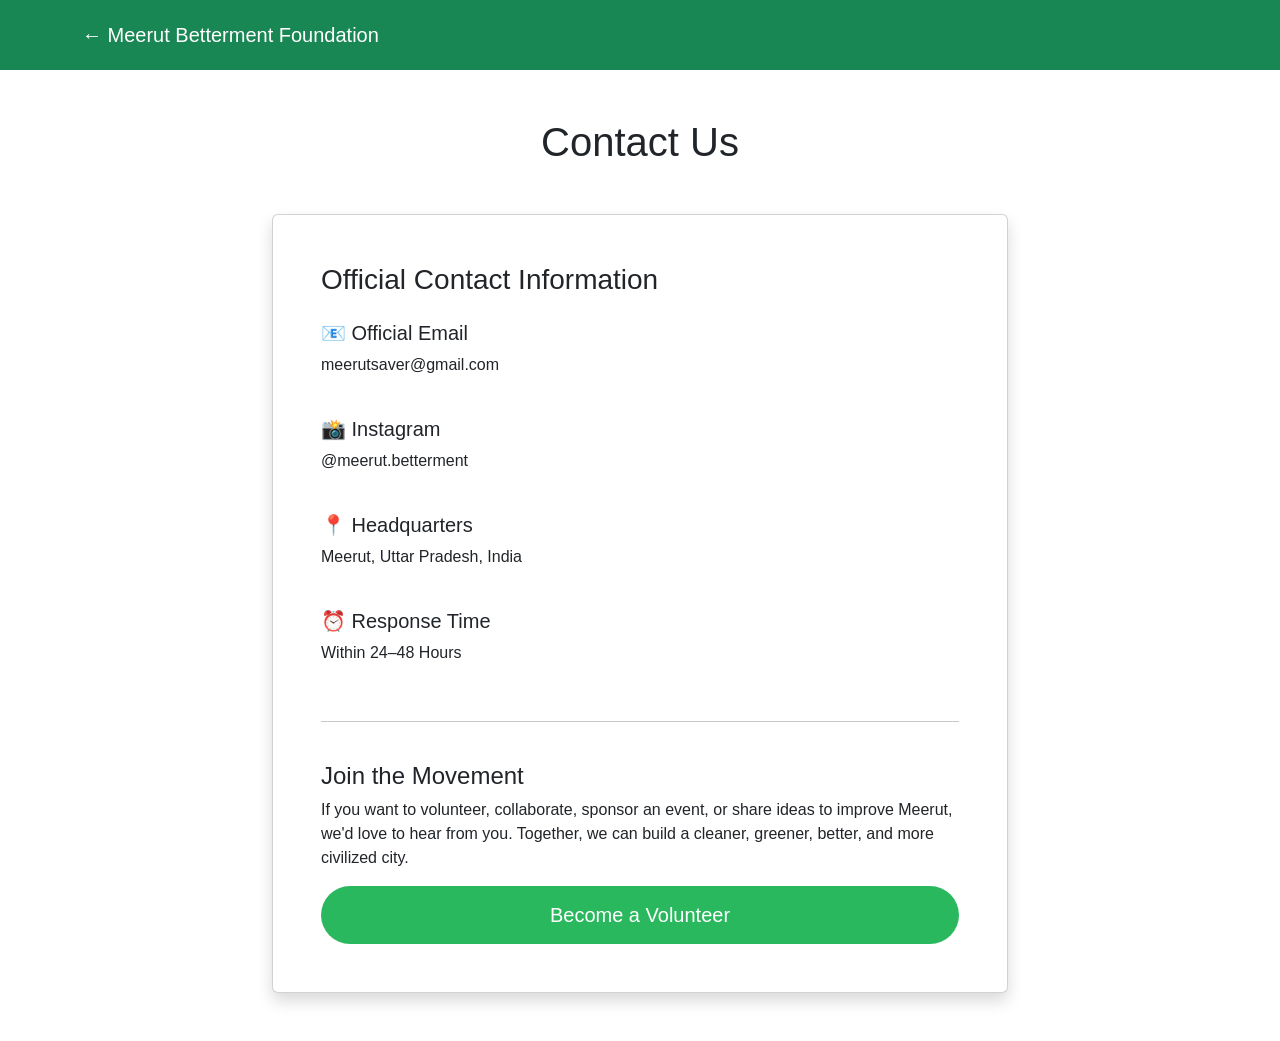
<file: contact.html>
<!DOCTYPE html>
<html lang="en">

<head>

<meta charset="UTF-8">
<meta name="viewport" content="width=device-width, initial-scale=1">

<title>Contact | Meerut Betterment Foundation</title>

<link href="https://cdn.jsdelivr.net/npm/bootstrap@5.3.7/dist/css/bootstrap.min.css" rel="stylesheet">

<link rel="stylesheet" href="css/style.css">

</head>

<body>

<nav class="navbar navbar-dark bg-success">

<div class="container">

<a href="index.html" class="navbar-brand">

← Meerut Betterment Foundation

</a>

</div>

</nav>

<section class="container py-5">

<h1 class="text-center mb-5">

Contact Us

</h1>

<div class="row justify-content-center">

<div class="col-lg-8">

<div class="card shadow p-5">

<h3 class="mb-4">

Official Contact Information

</h3>

<div class="mb-4">

<h5>📧 Official Email</h5>

<p>

meerutsaver@gmail.com

</p>

</div>

<div class="mb-4">

<h5>📸 Instagram</h5>

<p>

@meerut.betterment

</p>

</div>

<div class="mb-4">

<h5>📍 Headquarters</h5>

<p>

Meerut, Uttar Pradesh, India

</p>

</div>

<div class="mb-4">

<h5>⏰ Response Time</h5>

<p>

Within 24–48 Hours

</p>

</div>

<hr>

<h4 class="mt-4">

Join the Movement

</h4>

<p>

If you want to volunteer, collaborate, sponsor an event, or share ideas to improve Meerut, we'd love to hear from you.

Together, we can build a cleaner, greener, better, and more civilized city.

</p>

<a href="volunteer.html" class="btn btn-success btn-lg">

Become a Volunteer

</a>

</div>

</div>

</div>

</section>

</body>

</html>
</file>
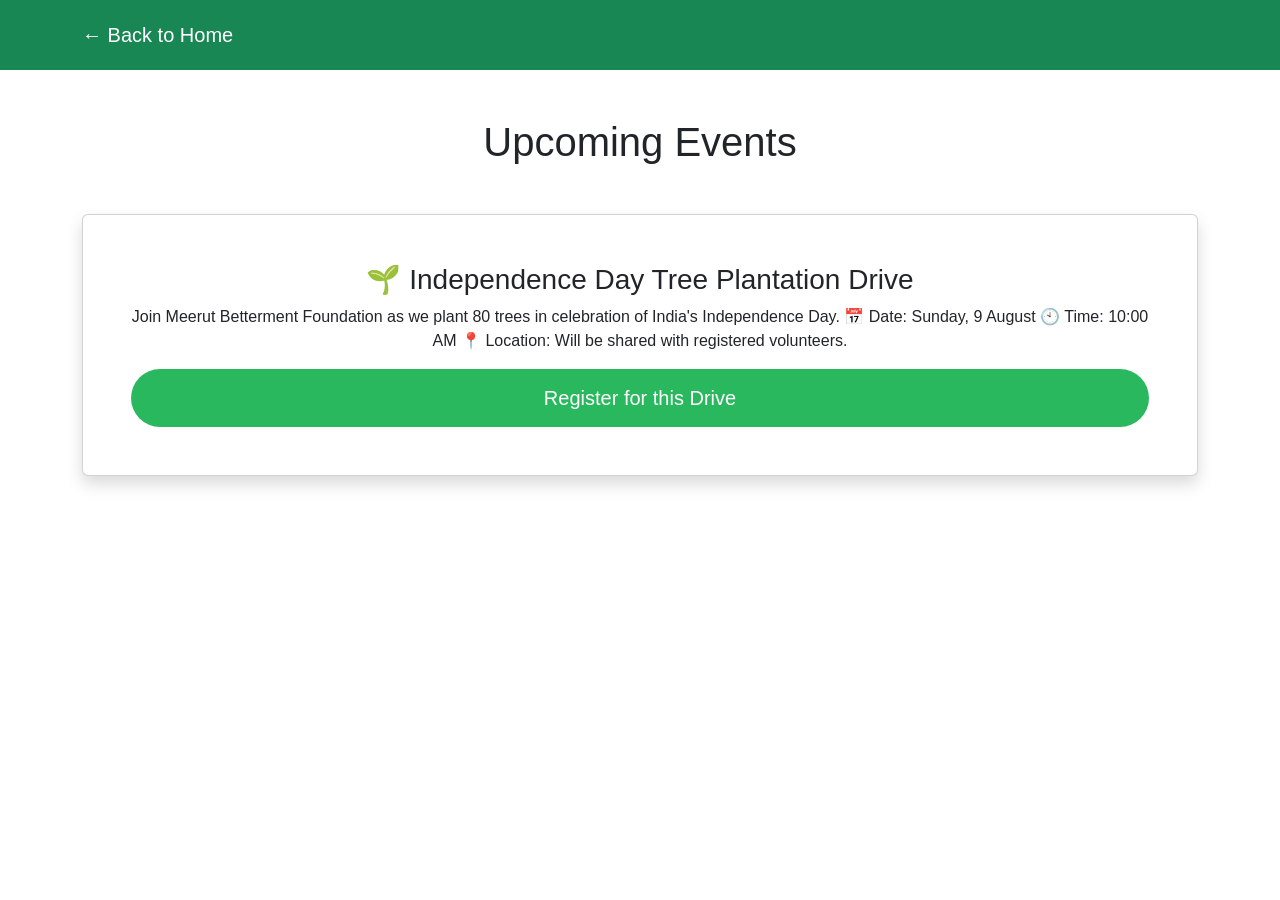
<file: events.html>
<!DOCTYPE html>
<html>

<head>

<title>Events</title>

<link href="https://cdn.jsdelivr.net/npm/bootstrap@5.3.7/dist/css/bootstrap.min.css" rel="stylesheet">

<link rel="stylesheet" href="css/style.css">

</head>

<body>

<nav class="navbar navbar-dark bg-success">

<div class="container">

<a href="index.html" class="navbar-brand">

← Back to Home

</a>

</div>

</nav>

<section class="container py-5">

<h1 class="text-center mb-5">

Upcoming Events

</h1>

<div class="card shadow p-5 text-center">

<h3>

🌱 Independence Day Tree Plantation Drive

</h3>

<p>

Join Meerut Betterment Foundation as we plant 80 trees in celebration of India's Independence Day.

📅 Date: Sunday, 9 August

🕙 Time: 10:00 AM

📍 Location: Will be shared with registered volunteers.

</p>

<a href="volunteer.html"

class="btn btn-success">

Register for this Drive

</a>

</div>

</section>

</body>

</html>
</file>
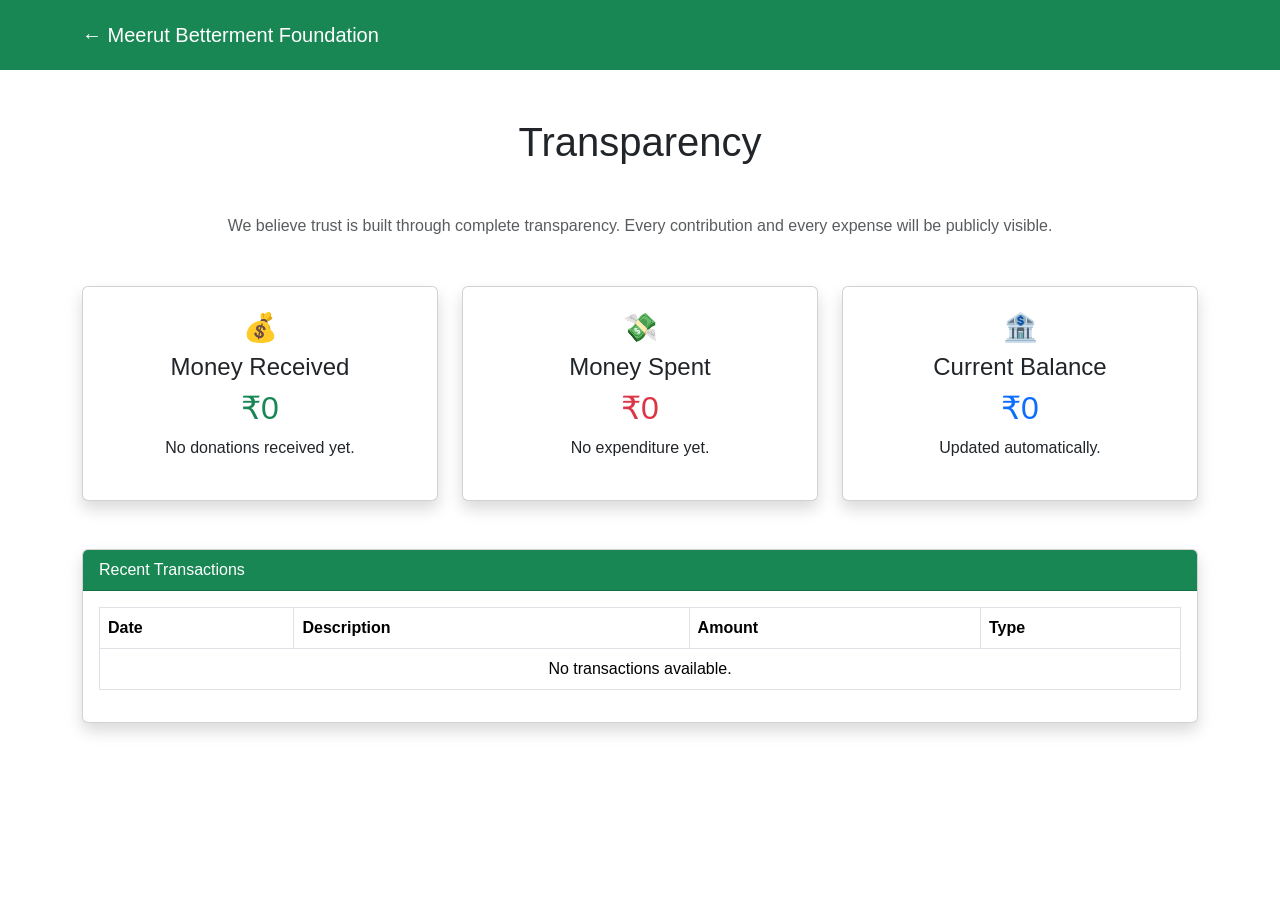
<file: transparency.html>
<!DOCTYPE html>
<html lang="en">

<head>

<meta charset="UTF-8">
<meta name="viewport" content="width=device-width, initial-scale=1">

<title>Transparency | Meerut Betterment Foundation</title>

<link href="https://cdn.jsdelivr.net/npm/bootstrap@5.3.7/dist/css/bootstrap.min.css" rel="stylesheet">

<link rel="stylesheet" href="css/style.css">

</head>

<body>

<nav class="navbar navbar-dark bg-success">

<div class="container">

<a href="index.html" class="navbar-brand">

← Meerut Betterment Foundation

</a>

</div>

</nav>

<section class="container py-5">

<h1 class="text-center mb-5">

Transparency

</h1>

<p class="text-center text-muted mb-5">

We believe trust is built through complete transparency.
Every contribution and every expense will be publicly visible.

</p>

<div class="row g-4">

<div class="col-md-4">

<div class="card shadow text-center p-4">

<h3>💰</h3>

<h4>Money Received</h4>

<h2 class="text-success">₹0</h2>

<p>No donations received yet.</p>

</div>

</div>

<div class="col-md-4">

<div class="card shadow text-center p-4">

<h3>💸</h3>

<h4>Money Spent</h4>

<h2 class="text-danger">₹0</h2>

<p>No expenditure yet.</p>

</div>

</div>

<div class="col-md-4">

<div class="card shadow text-center p-4">

<h3>🏦</h3>

<h4>Current Balance</h4>

<h2 class="text-primary">₹0</h2>

<p>Updated automatically.</p>

</div>

</div>

</div>

<div class="card shadow mt-5">

<div class="card-header bg-success text-white">

Recent Transactions

</div>

<div class="card-body">

<table class="table table-bordered">

<thead>

<tr>

<th>Date</th>

<th>Description</th>

<th>Amount</th>

<th>Type</th>

</tr>

</thead>

<tbody>

<tr>

<td colspan="4" class="text-center">

No transactions available.

</td>

</tr>

</tbody>

</table>

</div>

</div>

</section>

</body>

</html>
</file>
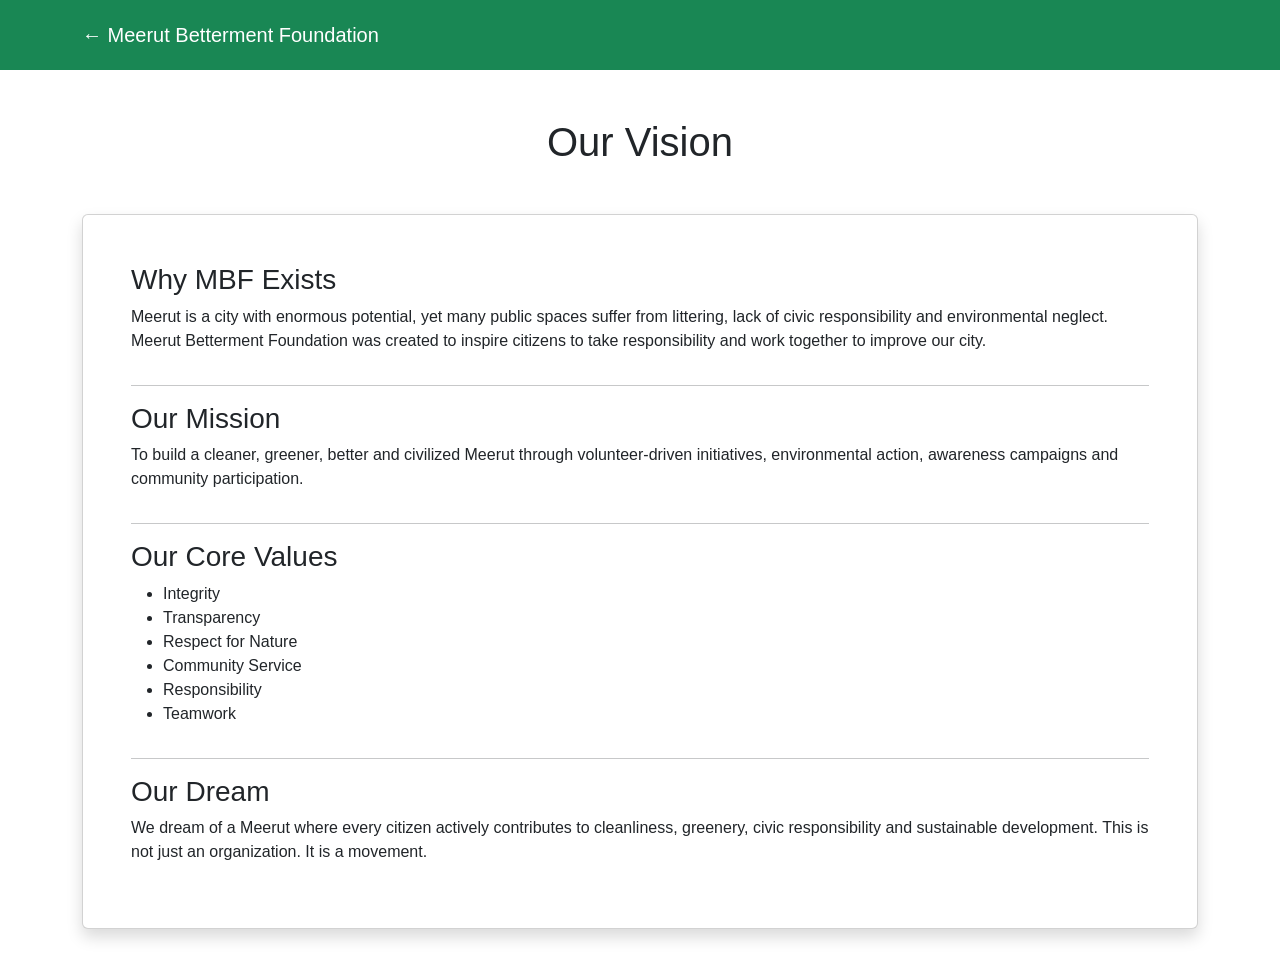
<file: vision.html>
<!DOCTYPE html>
<html lang="en">

<head>

<meta charset="UTF-8">
<meta name="viewport" content="width=device-width, initial-scale=1">

<title>Our Vision | Meerut Betterment Foundation</title>

<link href="https://cdn.jsdelivr.net/npm/bootstrap@5.3.7/dist/css/bootstrap.min.css" rel="stylesheet">

<link rel="stylesheet" href="css/style.css">

</head>

<body>

<nav class="navbar navbar-dark bg-success">

<div class="container">

<a href="index.html" class="navbar-brand">

← Meerut Betterment Foundation

</a>

</div>

</nav>

<section class="container py-5">

<h1 class="text-center mb-5">

Our Vision

</h1>

<div class="card shadow p-5">

<h3>Why MBF Exists</h3>

<p>

Meerut is a city with enormous potential, yet many public spaces suffer from littering, lack of civic responsibility and environmental neglect.

Meerut Betterment Foundation was created to inspire citizens to take responsibility and work together to improve our city.

</p>

<hr>

<h3>Our Mission</h3>

<p>

To build a cleaner, greener, better and civilized Meerut through volunteer-driven initiatives, environmental action, awareness campaigns and community participation.

</p>

<hr>

<h3>Our Core Values</h3>

<ul>

<li>Integrity</li>

<li>Transparency</li>

<li>Respect for Nature</li>

<li>Community Service</li>

<li>Responsibility</li>

<li>Teamwork</li>

</ul>

<hr>

<h3>Our Dream</h3>

<p>

We dream of a Meerut where every citizen actively contributes to cleanliness, greenery, civic responsibility and sustainable development.

This is not just an organization.

It is a movement.

</p>

</div>

</section>

</body>

</html>
</file>
<file: css/style.css>
/* ===========================
   MEERUT BETTERMENT FOUNDATION
   STYLE.CSS
=========================== */

*{
    margin:0;
    padding:0;
    box-sizing:border-box;
    font-family:'Poppins',sans-serif;
}

html{
    scroll-behavior:smooth;
}

body{
    background:#ffffff;
    overflow-x:hidden;
}

/* ================= NAVBAR ================= */

.navbar{

    background:rgba(5,25,55,0.88);

    backdrop-filter:blur(12px);

    padding:15px 0;

    transition:.4s;

}

.logo{

    width:55px;

    height:55px;

    object-fit:contain;

    border-radius:50%;

}

.brand-name{

    color:white;

    font-size:20px;

    font-weight:700;

    margin-left:12px;

}

.nav-link{

    color:white !important;

    margin-left:18px;

    font-weight:500;

    transition:.3s;

}

.nav-link:hover{

    color:#3bc46b !important;

}

/* ================= HERO ================= */

.hero{

    height:100vh;

    background:
    linear-gradient(rgba(0,30,60,.65),rgba(0,30,60,.65)),
    url("../images/hero/hero1.jpg");

    background-size:cover;

    background-position:center;

    background-repeat:no-repeat;

    display:flex;

    justify-content:center;

    align-items:center;

    text-align:center;

}

.overlay{

    width:100%;

}

.hero-logo{

    width:170px;

    margin-bottom:25px;

    border-radius:50%;

    box-shadow:0 10px 35px rgba(0,0,0,.35);

}

.hero h1{

    color:white;

    font-size:60px;

    font-weight:800;

    line-height:1.2;

}

.hero h1 span{

    color:#43d86d;

}

.hero p{

    color:white;

    font-size:26px;

    margin-top:20px;

}

.hero h5{

    color:white;

    margin-top:15px;

    font-weight:400;

    letter-spacing:1px;

}

.btn-success{

    background:#2ab85f;

    border:none;

    padding:14px 36px;

    font-size:20px;

    border-radius:40px;

    transition:.35s;

}

.btn-success:hover{

    transform:translateY(-4px);

    background:#1f964c;

}

/* ================= MOBILE ================= */

@media(max-width:991px){

.brand-name{

display:none;

}

.hero h1{

font-size:38px;

}

.hero p{

font-size:20px;

}

.hero-logo{

width:130px;

}

.navbar{

padding:10px 0;

}

}

/* ================= WHY MBF ================= */

.why-mbf{

padding:90px 0;

background:#f8fafc;

}

.why-mbf h2{

font-size:46px;

font-weight:800;

color:#0b2345;

margin-bottom:25px;

}

.why-mbf p{

font-size:18px;

line-height:1.9;

color:#555;

}

.pillar-box{

display:grid;

grid-template-columns:repeat(2,1fr);

gap:25px;

}

.pillar{

background:white;

padding:30px;

border-radius:18px;

box-shadow:0 8px 25px rgba(0,0,0,.08);

transition:.35s;

text-align:center;

}

.pillar:hover{

transform:translateY(-10px);

}

.pillar h4{

margin-top:15px;

font-weight:700;

color:#0b2345;

}

.pillar p{

font-size:15px;

margin-top:8px;

}

@media(max-width:768px){

.pillar-box{

grid-template-columns:1fr;

}

.why-mbf h2{

font-size:34px;

text-align:center;

}

.why-mbf p{

text-align:center;

}

}
/*================ VISION ================*/

.vision-section{

padding:100px 0;

background:#0B2345;

color:white;

text-align:center;

}

.vision-section h2{

font-size:52px;

font-weight:800;

margin-bottom:40px;

}

.vision-big{

font-size:30px;

font-weight:500;

line-height:1.7;

margin-bottom:25px;

}

.vision-small{

font-size:20px;

opacity:.9;

margin-top:35px;

line-height:1.9;

max-width:900px;

margin-left:auto;

margin-right:auto;

}

@media(max-width:768px){

.vision-section h2{

font-size:38px;

}

.vision-big{

font-size:22px;

}

.vision-small{

font-size:18px;

}

}
/*================ IMPACT ================*/

.impact-section{

padding:100px 0;

background:#f6f9fc;

}

.impact-section h2{

font-size:48px;

font-weight:800;

color:#0B2345;

}

.impact-subtitle{

font-size:20px;

color:#666;

margin-top:15px;

margin-bottom:50px;

}

.impact-card{

background:white;

padding:45px 20px;

border-radius:20px;

text-align:center;

box-shadow:0 12px 35px rgba(0,0,0,.08);

transition:.35s;

height:100%;

}

.impact-card:hover{

transform:translateY(-10px);

}

.impact-card i{

font-size:48px;

color:#2ab85f;

margin-bottom:20px;

}

.impact-card h1{

font-size:56px;

font-weight:800;

color:#0B2345;

}

.impact-card p{

font-size:18px;

margin-top:12px;

color:#555;

}
/*================ NEXT DRIVE ================*/

.next-drive{

padding:100px 0;

background:white;

}

.next-drive h2{

font-size:48px;

font-weight:800;

color:#0B2345;

}

.next-drive p{

color:#666;

}

.drive-card{

margin-top:40px;

background:linear-gradient(135deg,#0B2345,#123C73);

padding:50px;

border-radius:25px;

color:white;

box-shadow:0 15px 45px rgba(0,0,0,.15);

}

.drive-badge{

display:inline-block;

background:#2ab85f;

padding:8px 18px;

border-radius:30px;

font-size:14px;

font-weight:700;

margin-bottom:20px;

}

.drive-card h3{

font-size:36px;

font-weight:700;

margin-bottom:20px;

}

.drive-desc{

color:#ddd;

font-size:18px;

margin-bottom:30px;

}

.drive-info div{

margin-bottom:18px;

font-size:18px;

}

.drive-info i{

color:#2ab85f;

margin-right:12px;

font-size:20px;

}
/*================ QUICK ACTIONS ================*/

.quick-actions{

padding:100px 0;

background:#f7fafc;

}

.quick-actions h2{

font-size:48px;

font-weight:800;

color:#0B2345;

}

.action-card{

background:white;

padding:45px;

border-radius:22px;

box-shadow:0 15px 35px rgba(0,0,0,.08);

text-align:center;

height:100%;

transition:.35s;

}

.action-card:hover{

transform:translateY(-10px);

}

.action-card i{

font-size:55px;

color:#2ab85f;

margin-bottom:25px;

}

.action-card h3{

font-weight:700;

margin-bottom:20px;

}

.action-card p{

color:#666;

line-height:1.8;

}
/*================ LATEST UPDATES ================*/

.updates-section{

padding:100px 0;

background:#ffffff;

}

.updates-section h2{

font-size:48px;

font-weight:800;

color:#0B2345;

margin-bottom:15px;

}

.updates-section p{

color:#666;

}

.update-card{

background:#f8fafc;

border-radius:20px;

padding:35px;

height:100%;

transition:.35s;

box-shadow:0 10px 25px rgba(0,0,0,.06);

}

.update-card:hover{

transform:translateY(-8px);

}

.update-tag{

display:inline-block;

background:#2ab85f;

color:white;

padding:6px 15px;

border-radius:25px;

font-size:13px;

font-weight:700;

margin-bottom:18px;

}

.update-card h4{

font-weight:700;

color:#0B2345;

margin-bottom:15px;

}

.update-card small{

font-weight:600;

color:#2ab85f;

}
/*================ CORE VALUES ================*/

.values-section{

padding:100px 0;

background:#eef5fb;

}

.values-section h2{

font-size:48px;

font-weight:800;

color:#0B2345;

}

.value-card{

background:white;

padding:35px;

border-radius:18px;

text-align:center;

height:100%;

transition:.35s;

box-shadow:0 10px 25px rgba(0,0,0,.07);

}

.value-card:hover{

transform:translateY(-8px);

}

.value-card i{

font-size:48px;

color:#2ab85f;

margin-bottom:20px;

}

.value-card h4{

font-weight:700;

margin-bottom:15px;

color:#0B2345;

}

.value-card p{

color:#666;

line-height:1.7;

}
/*================ FAQ SECTION ================*/

.faq-section{

    padding:100px 0;

    background:#ffffff;

}


.faq-section h2{

    font-size:48px;

    font-weight:800;

    color:#0B2345;

}


.faq-section p{

    color:#666;

    font-size:18px;

}


.faq-section .accordion{

    max-width:900px;

    margin:auto;

}


.faq-section .accordion-item{

    border:none;

    margin-bottom:15px;

    border-radius:15px;

    overflow:hidden;

    box-shadow:0 8px 25px rgba(0,0,0,.08);

}


.faq-section .accordion-button{

    font-size:18px;

    font-weight:600;

    color:#0B2345;

    padding:22px;

}


.faq-section .accordion-button:not(.collapsed){

    background:#0B2345;

    color:white;

}


.faq-section .accordion-body{

    padding:25px;

    line-height:1.8;

    color:#555;

}



/*================ FOOTER ================*/


.footer-section{

    background:#071b35;

    color:white;

    padding:70px 0 25px;

}


.footer-logo{

    width:90px;

    margin-bottom:20px;

}


.footer-section h3{

    font-weight:700;

    margin-bottom:15px;

}


.footer-section h5{

    color:#43d86d;

    font-weight:700;

    margin-bottom:20px;

}


.footer-section p{

    color:#d1d5db;

    line-height:1.8;

}


.footer-section ul{

    list-style:none;

    padding:0;

}


.footer-section ul li{

    margin-bottom:12px;

}


.footer-section ul li a{

    color:#d1d5db;

    text-decoration:none;

    transition:.3s;

}


.footer-section ul li a:hover{

    color:#43d86d;

    padding-left:5px;

}


.footer-section i{

    color:#43d86d;

    margin-right:10px;

}



.social-icons a{

    display:inline-flex;

    justify-content:center;

    align-items:center;

    width:45px;

    height:45px;

    border-radius:50%;

    background:#102d50;

    color:white;

    margin-right:10px;

    font-size:20px;

    transition:.3s;

}


.social-icons a:hover{

    background:#2ab85f;

    transform:translateY(-5px);

}


.footer-section hr{

    border-color:rgba(255,255,255,.2);

    margin:40px 0 20px;

}


.copyright{

    margin:0;

    font-size:14px;

    color:#aaa;

}



/*================ MOBILE FAQ FOOTER ================*/


@media(max-width:768px){


.faq-section h2{

    font-size:34px;

}


.footer-section{

    text-align:center;

}


.footer-section .social-icons{

    margin-top:20px;

}


}
/*================ SCROLL ANIMATIONS ================*/

.reveal{

    opacity:0;

    transform:translateY(50px);

    transition:all .8s ease;

}


.reveal.active{

    opacity:1;

    transform:translateY(0);

}
/* ================= DEVELOPER POPUP ================= */

.developer-modal {
    border: none;
    border-radius: 24px;
    overflow: hidden;
    background: #ffffff;
}

/* ================= HMT IMPACT REVEAL ================= */

.developer-photo-wrapper {

    position: relative;

    width: 160px;
    height: 160px;

    margin: 0 auto 25px;

    display: flex;

    align-items: center;
    justify-content: center;

    opacity: 0;

    transform: scale(0) rotate(-25deg);

}

.developer-photo {

    width: 150px;
    height: 150px;

    object-fit: cover;

    border-radius: 50%;

    border: 6px solid #ffffff;

    position: relative;

    z-index: 2;

    box-shadow:

        0 0 0 8px #198754,

        0 0 35px rgba(25, 135, 84, 0.9),

        0 0 80px rgba(25, 135, 84, 0.6);

}

.developer-energy-ring {

    position: absolute;

    width: 100px;
    height: 100px;

    border-radius: 50%;

    background: #198754;

    z-index: 1;

    opacity: 0;

}

/* PHOTO IMPACT */

.developer-photo-wrapper.hmt-reveal {

    animation:

        hmtImpactReveal 0.8s cubic-bezier(.15, 1.5, .3, 1) forwards,

        hmtCameraShake 0.45s ease;

}

.developer-photo-wrapper.hmt-reveal
.developer-energy-ring {

    animation:

        hmtEnergyBlast 0.8s ease-out forwards;

}

@keyframes hmtImpactReveal {

    0% {

        opacity: 0;

        transform:

            scale(0)

            rotate(-25deg);

    }

    20% {

        opacity: 1;

        transform:

            scale(0.4)

            rotate(15deg);

    }

    55% {

        opacity: 1;

        transform:

            scale(1.45)

            rotate(-5deg);

    }

    75% {

        transform:

            scale(0.85)

            rotate(3deg);

    }

    100% {

        opacity: 1;

        transform:

            scale(1)

            rotate(0);

    }

}

/* ENERGY RING BURST */

@keyframes hmtEnergyBlast {

    0% {

        opacity: 1;

        transform: scale(0);

    }

    40% {

        opacity: 0.9;

        transform: scale(2.5);

    }

    100% {

        opacity: 0;

        transform: scale(5);

    }

}

/* SMALL IMPACT SHAKE */

@keyframes hmtCameraShake {

    0% {

        margin-left: 0;

    }

    20% {

        margin-left: -10px;

    }

    40% {

        margin-left: 10px;

    }

    60% {

        margin-left: -7px;

    }

    80% {

        margin-left: 7px;

    }

    100% {

        margin-left: 0;

    }

}


.developer-small {
    margin: 0;
    font-size: 12px;
    font-weight: 600;
    letter-spacing: 3px;
    color: #777;
}

.developer-title {
    margin-top: 8px;
    margin-bottom: 10px;
    font-weight: 800;
    letter-spacing: 2px;
    color: #0d2747;
}

.developer-subtitle {
    margin-bottom: 0;
    color: #555;
    font-size: 15px;
}
/* ================= HMT COUNTDOWN ================= */

.hmt-countdown {

    position: absolute;

    inset: 0;

    z-index: 20;

    display: flex;

    flex-direction: column;

    align-items: center;

    justify-content: center;

    background:

        radial-gradient(
            circle,
            rgba(25, 135, 84, 0.22),
            rgba(5, 15, 28, 0.98) 70%
        );

    color: white;

}

#countdownNumber {

    font-size: 150px;

    font-weight: 900;

    line-height: 1;

    text-shadow:

        0 0 20px rgba(25, 135, 84, 1),

        0 0 60px rgba(25, 135, 84, 0.9),

        0 0 120px rgba(25, 135, 84, 0.6);

    animation:

        hmtCountdownPulse 0.8s ease-in-out;

}

.countdown-text {

    margin-top: 15px;

    font-size: 14px;

    font-weight: 700;

    letter-spacing: 7px;

    color: #6cffac;

}

@keyframes hmtCountdownPulse {

    0% {

        opacity: 0;

        transform: scale(0.2);

    }

    55% {

        opacity: 1;

        transform: scale(1.25);

    }

    100% {

        opacity: 1;

        transform: scale(1);

    }

}


/* ================= FINAL FLASH ================= */

.hmt-flash {

    position: fixed;

    inset: 0;

    z-index: 10000;

    background: white;

    opacity: 0;

    pointer-events: none;

}

.hmt-flash.hmt-flash-active {

    animation:

        hmtFinalFlash 0.5s ease-out forwards;

}

@keyframes hmtFinalFlash {

    0% {

        opacity: 0;

    }

    15% {

        opacity: 1;

    }

    100% {

        opacity: 0;

    }

}


/* ================= WHOLE POPUP IMPACT ================= */

#developerModal.hmt-impact .modal-dialog {

    animation:

        hmtWholeScreenImpact 0.65s ease-out;

}

@keyframes hmtWholeScreenImpact {

    0% {

        transform: scale(1);

    }

    18% {

        transform: scale(1.08);

    }

    35% {

        transform: scale(0.96);

    }

    55% {

        transform: scale(1.04);

    }

    100% {

        transform: scale(1);

    }

}
/* ================= SCREEN PULSE ================= */

.screenPulse{

    position:fixed;

    inset:0;

    pointer-events:none;

    z-index:-1;

    animation:none;

}

.screenPulse.active{

    animation:screenPulse 0.35s ease;

}

@keyframes screenPulse{

    0%{

        backdrop-filter:brightness(100%);

    }

    25%{

        backdrop-filter:brightness(70%);

    }

    50%{

        backdrop-filter:brightness(125%);

    }

    75%{

        backdrop-filter:brightness(80%);

    }

    100%{

        backdrop-filter:brightness(100%);

    }

}
/* =========================================
   INDEPENDENCE DAY POPUP
========================================= */

.independence-modal{

    background:linear-gradient(
        180deg,
        #ff9933 0%,
        #ffffff 48%,
        #138808 100%
    );

    color:#111;

    border:none;

    border-radius:25px;

    overflow:hidden;

    box-shadow:0 0 60px rgba(0,0,0,.35);

    max-height:90vh;

}
.independence-modal .modal-body{

    padding:22px 35px;

}

.independence-modal .modal-header{

    position:absolute;

    right:15px;

    top:15px;

    z-index:5;

}

.flag-line{

    font-size:65px;

    animation:flagFloat 2s infinite ease-in-out;

}

.event-tag{

    display:inline-block;

    background:#0d6efd;

    color:white;

    padding:8px 22px;

    border-radius:50px;

    font-weight:700;

    margin:10px 0 20px;

}

.event-title{

    font-size:2.6rem;

    font-weight:800;

    margin-bottom:15px;

}

.big-number{

    margin:12px 0;

}

.big-number span{

    font-size:92px;

    font-weight:900;

    color:#138808;

    text-shadow:
    0 0 15px rgba(19,136,8,.5);

    display:block;

    line-height:1;

}

.big-number p{

    font-size:32px;

    font-weight:800;

    color:#ff7b00;

    letter-spacing:5px;

}

.event-subtitle{

    font-size:1.7rem;

    font-weight:700;

    margin:12px 0;

}

.event-subtitle span{

    color:#0d6efd;

}

.event-details{

    font-size:1rem;

    margin-top:25px;

}

.event-details p{

    margin:8px;

}

.independence-modal .btn-success{

    padding:12px 34px;

    font-size:1rem;

    border-radius:50px;

}

.independence-modal .btn-outline-light{

    color:#222;

    border:2px solid #222;

    border-radius:50px;

}

.independence-modal hr{

    opacity:.2;

}

@keyframes flagFloat{

0%{

transform:translateY(0px);

}

50%{

transform:translateY(-8px);

}

100%{

transform:translateY(0px);

}

}

.event-title{

    animation:fadeDown .8s ease;

}

.big-number{

    animation:zoomBoom 1s ease;

}

.event-details{

    animation:fadeUp 1.2s ease;

}

@keyframes zoomBoom{

0%{

transform:scale(.4);

opacity:0;

}

70%{

transform:scale(1.08);

}

100%{

transform:scale(1);

opacity:1;

}

}

@keyframes fadeDown{

0%{

transform:translateY(-40px);

opacity:0;

}

100%{

transform:translateY(0);

opacity:1;

}

}

@keyframes fadeUp{

0%{

transform:translateY(35px);

opacity:0;

}

100%{

transform:translateY(0);

opacity:1;

}

}
.independence-modal hr{

    margin:15px 0;

}
</file>
